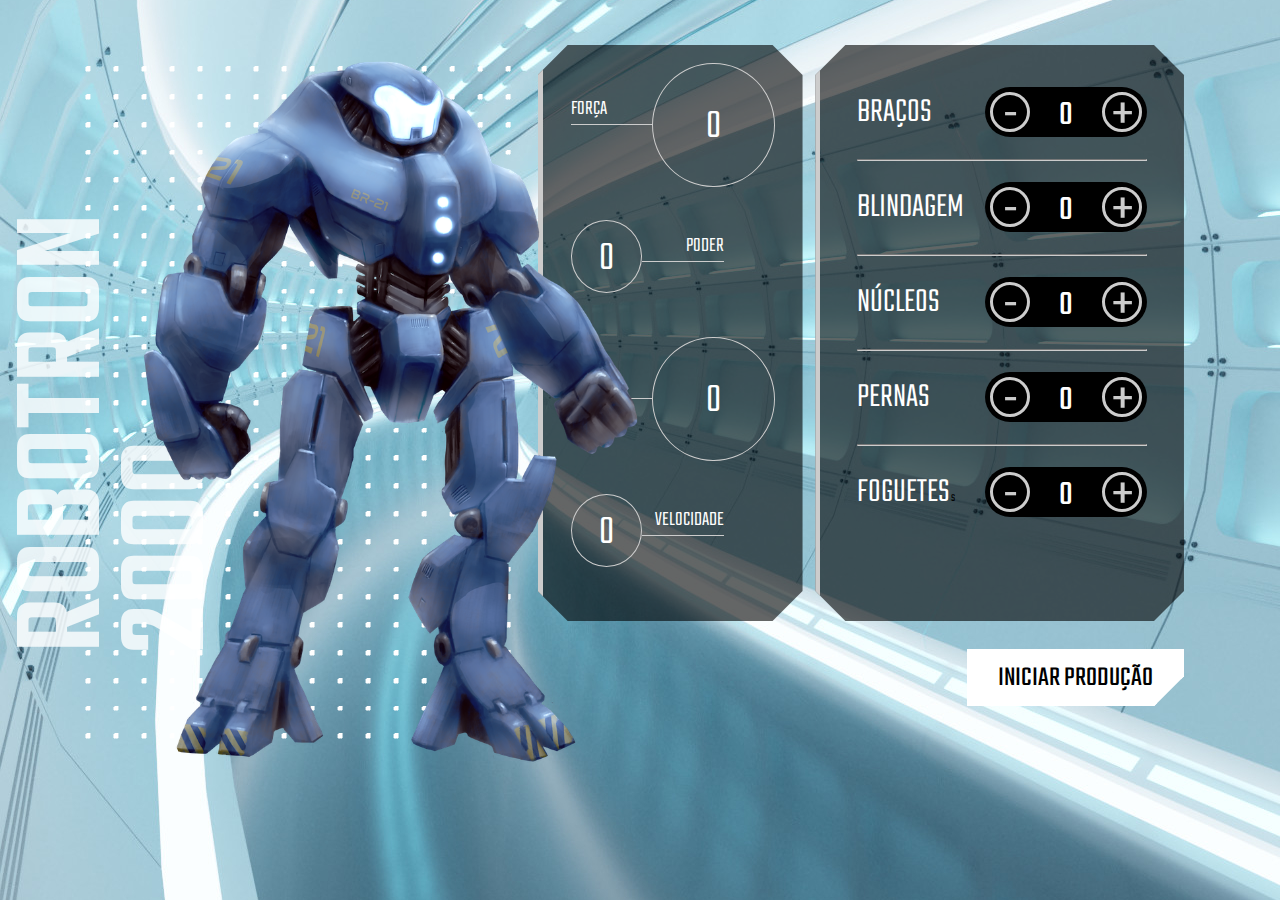
<file: index.html>
<!DOCTYPE html>
<html lang="en">

<head>
    <meta charset="UTF-8">
    <meta http-equiv="X-UA-Compatible" content="IE=edge">
    <meta name="viewport" content="width=device-width, initial-scale=1.0">
    <link rel="shortcut icon" type="image/jpg" href="./img/favicon.ico" />
    <title>Robotron 2000</title>

    <link rel="stylesheet" href="./css/style.css">
    <link rel="preconnect" href="https://fonts.googleapis.com">
    <link rel="preconnect" href="https://fonts.gstatic.com" crossorigin>
    <link href="https://fonts.googleapis.com/css2?family=Teko:wght@300;500&display=swap" rel="stylesheet">
</head>

<body>
    <main>
        <section class="robotron">
            <img class="robo" src="./img/robotron.png" alt="Robotron" id="robotron">
            <figcaption class="titulo">ROBOTRON <br>2000</figcaption>
        </section>

        <section class="box estatisticas">
            <div class="estatistica">
                <p class="estatistica-titulo">Força</p>
                <div class="estatistica-valor">
                    <p class="estatistica-numero" data-estatistica="forca">0</p>
                </div>
            </div>
            <div class="estatistica">
                <p class="estatistica-titulo">Poder</p>
                <div class="estatistica-valor">
                    <p class="estatistica-numero" data-estatistica="poder">0</p>
                </div>
            </div>
            <div class="estatistica">
                <p class="estatistica-titulo">Energia</p>
                <div class="estatistica-valor">
                    <p class="estatistica-numero"data-estatistica="energia">0</p>
                </div>
            </div>
            <div class="estatistica">
                <p class="estatistica-titulo">Velocidade</p>
                <div class="estatistica-valor">
                    <p class="estatistica-numero"data-estatistica="velocidade">0</p>
                </div>
            </div>
        </section>

        <section class="equipamentos">
            <form action="" class="montador">
                <div class="box montador-conteudo">
                    <div class="peca">
                        <label for="" class="peca-titulo">Braços</label>
                        <div class="controle">
                            <buttom class="controle-ajuste" data-controle="-" data-peca="bracos">-</buttom>
                            <input type="text" class="controle-contador" value="0" data-contador>
                            <buttom class="controle-ajuste" data-controle="+" data-peca="bracos">+</buttom>
                        </div>
                    </div>
                    <hr class="linha">
                    <div class="peca">
                        <label for="" class="peca-titulo">Blindagem</label>
                        <div class="controle">
                            <buttom class="controle-ajuste" data-controle="-" data-peca="blindagem">-</buttom>
                            <input type="text" class="controle-contador" value="0" data-contador>
                            <buttom class="controle-ajuste" data-controle="+" data-peca="blindagem">+</buttom>
                        </div>
                    </div>
                    <hr class="linha">
                    <div class="peca">
                        <label for="" class="peca-titulo">Núcleos</label>
                        <div class="controle">
                            <buttom class="controle-ajuste" data-controle="-" data-peca="nucleos">-</buttom>
                            <input type="text" class="controle-contador" value="0" data-contador>
                            <buttom class="controle-ajuste" data-controle="+" data-peca="nucleos">+</buttom>
                        </div>
                    </div>
                    <hr class="linha">
                    <div class="peca">
                        <label for="" class="peca-titulo">Pernas</label>
                        <div class="controle">
                            <buttom class="controle-ajuste" data-controle="-" data-peca="pernas">-</buttom>
                            <input type="text" class="controle-contador" value="0" data-contador >
                            <buttom class="controle-ajuste" data-controle="+" data-peca="pernas">+</buttom>
                        </div>
                    </div>
                    <hr class="linha">
                    <div class="peca">
                        <label for="" class="peca-titulo">Foguetes</label>
                        <div class="controle">
                            <buttom class="controle-ajuste" data-controle="-" data-peca="foguetes">-</buttom>
                            <input type="text" class="controle-contador" value="0" data-contador >
                            <buttom class="controle-ajuste" data-controle="+"  data-peca="foguetes">+</buttom>
                        </div>s
                    </div>
                </div>
                <input type="submit" value="Iniciar produção" class="producao" id="producao">
            </form>
        </section>
    </main>

    <script src="./js/script.js"></script>
</body>

</html>
</file>
<file: css/style.css>
:root {
    --main-cinza: #CCCCCC;
    --main-branco: #FFFFFF;
    --main-preto: #000000;
}

* {
    box-sizing: border-box;
}

body {
    background: url(../img/fundo.jpg);
    background-position: center center;
    background-size: cover cover;
    padding: 0;
    margin: 0;
    font-weight: 300;
}

body, input {
    font-family: 'Teko', sans-serif;
}

main {
    width: 80vw;
    height: 80vh;
    margin: 10vh 8vw 10vh 12vw;
    display: flex;
    gap: 1vw;
}

.robotron {
    background: url(../img/estrutura.png) no-repeat;
    background-position: center center;
    margin: 0;
    flex-basis: 40%;
    position: relative;
}

.robo {
    height: 110%;
    z-index: 1;
    position: absolute;
    left: -20%;
    top: -5%;
}

.titulo {
    transform: rotate(180deg);
    font-weight: 500;
    font-size: 130px;
    position: absolute;
    bottom: 7rem;
    left: -3rem;
    line-height: 0.8;
    writing-mode: vertical-rl;
    text-orientation: mixed;
    color: rgba(255,255,255,0.8)
}

.box {
    background: rgba(0,0,0,0.6);
    clip-path: polygon(calc(100% - 30px) 0, 100% 30px, 100% calc(100% - 30px), calc(100% - 30px) 100%, 30px 100%, 0 calc(100% - 30px), 0 30px, 30px 0);
    border-left: 5px solid var(--main-cinza);
    height: 80%;
}

/****************************** Equipamentos *****/

.equipamentos {
    flex-basis: 32%;
}

.montador {
    height: 100%;;
}

.montador-conteudo {
    padding: 2em 10%;
}

.peca {
    padding: 1em 0;
}

.peca-titulo {
    color: var(--main-branco);
    text-transform: uppercase;
    font-size: 2.5em;
}

.controle {
    background: var(--main-preto);
    border-radius: 25px;
    float: right;
    display: inline-flex;
    padding: 5px;
    align-items: center;
    align-self: flex-end;
}

.controle-contador {
    width: 40px;
    height: 35px;
    background: none;
    border: 0;
    margin: 0 1rem;
    color: var(--main-branco);
    text-align: center;
    font-size: 2.5em;
    display: inline-flex;
    align-items: center;
    padding-top: 8px;
}

.controle-ajuste {
    display: inline-block;
    width: 40px;
    height: 40px;
    line-height: 44px;
    border-radius: 50%;
    color: var(--main-cinza);
    font-size: 4em;
    background: var(--main-preto);
    text-align: center;
    border: 3px solid var(--main-cinza);
    cursor: pointer;
}

.linha {
    border-color: var(--main-cinza);
}

.producao {
    margin-top: 1em;
    font-size: 2em;
    text-transform: uppercase;
    padding: 0.2em 1em;
    float: right;
    border: 3px solid var(--main-branco);
    background: var(--main-branco);
    clip-path: polygon(100% 0, 100% calc(100% - 30px), calc(100% - 30px) 100%, 0 100%, 0 0);
    cursor: pointer;
}

.producao:hover {
    background: var(--main-preto);
    color: var(--main-branco)
}



/****************************** Estatísticas *****/
.estatisticas {
    flex-basis: 23%;
    padding: 2em 2em 0;
}

.estatistica {
    color: var(--main-branco);
    display: flex;
    align-items: flex-start;
    height: 25%;
}

.estatistica-titulo {
    font-size: 1.5em;
    border-bottom: 1px solid var(--main-cinza);
    flex-basis: 40%;
    text-transform: uppercase;
    order: 1
}

.estatistica-valor {
    flex-basis: 60%;
    position: relative;
    margin: 10px 0 0;
    order: 2;
    margin: -10px 0 0;
}

.estatistica-valor::after {
    content: "";
    display: block;
    padding-bottom: 100%;
    border: 1px solid var(--main-cinza);
    border-radius: 50%;
}

.estatistica-numero {
    position: absolute;
    top: 50%;
    transform: translateY(-46%);
    width: 100%;
    line-height: 100%;
    text-align: center;
    font-size: 3em;
    margin: 0;
}

.estatistica:nth-child(2n) .estatistica-titulo {
    order: 2;
    text-align: right;
}

.estatistica:nth-child(2n) .estatistica-valor {
    order: 1;
    flex-basis: 35%;
    margin: 10px 0 0;
}

@media screen and (max-width: 1600px) {
    body { 
        font-size: 14px;
    }
    main {
        width: 90vw;
        height: 80vh;
        margin: 5vh auto;
    }
}

@media screen and (max-width: 1200px) {
    body { 
        font-size: 13px;
    }

    main {
        width: 96vw;
        height: 80vh;
        margin: 10vh auto;
    }
}
</file>
